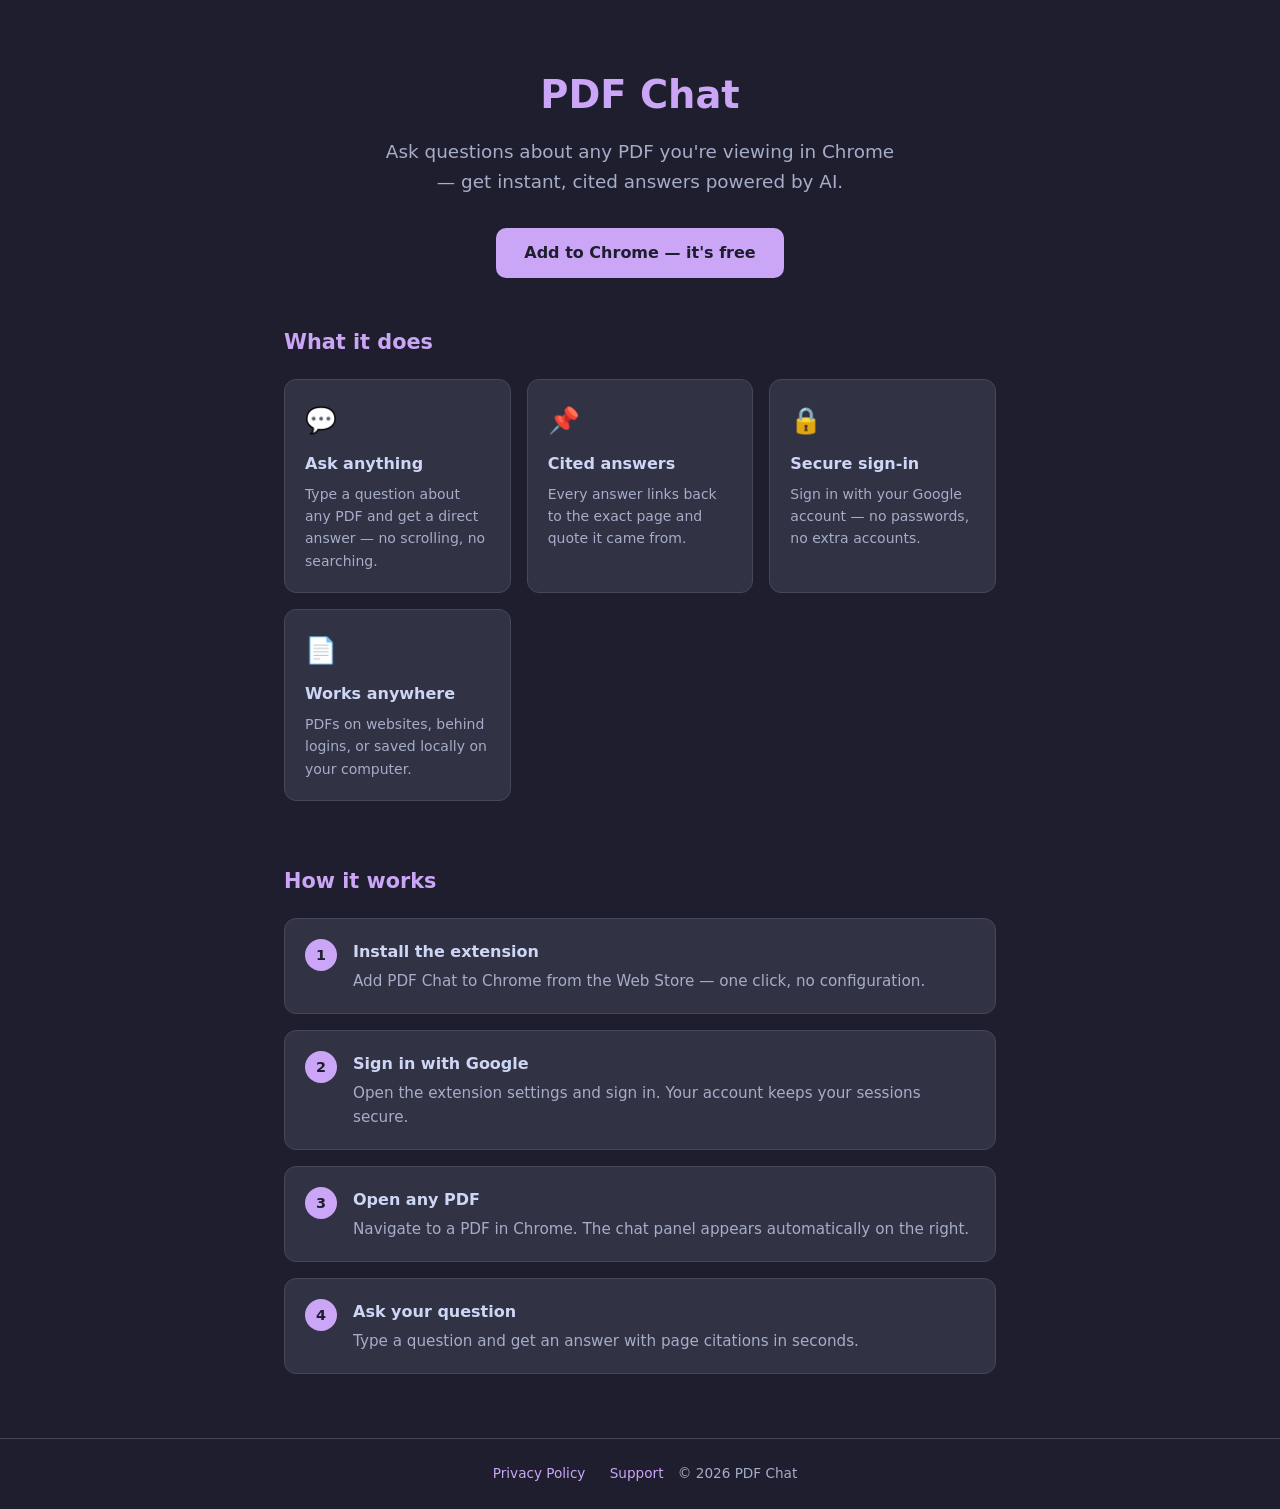
<file: docs/index.html>
<!DOCTYPE html>
<html lang="en">
<head>
  <meta charset="utf-8">
  <meta name="viewport" content="width=device-width, initial-scale=1">
  <title>PDF Chat — Ask questions about any PDF</title>
  <meta name="description" content="PDF Chat is a Chrome extension that lets you ask questions about any PDF you're viewing — powered by AI.">
  <style>
    *, *::before, *::after { box-sizing: border-box; margin: 0; padding: 0; }
    :root {
      --bg: #1e1e2e; --surface: #313244; --border: #45475a;
      --text: #cdd6f4; --subtext: #a6adc8; --accent: #cba6f7;
      --green: #a6e3a1; --red: #f38ba8;
    }
    body { background: var(--bg); color: var(--text); font-family: system-ui, sans-serif; line-height: 1.6; }
    a { color: var(--accent); text-decoration: none; }
    a:hover { text-decoration: underline; }

    header {
      max-width: 760px; margin: 0 auto; padding: 64px 24px 48px;
      text-align: center;
    }
    header h1 { font-size: 2.4rem; color: var(--accent); margin-bottom: 12px; }
    header p { font-size: 1.15rem; color: var(--subtext); max-width: 520px; margin: 0 auto 32px; }
    .cta {
      display: inline-block; background: var(--accent); color: var(--bg);
      font-weight: 700; padding: 12px 28px; border-radius: 10px; font-size: 1rem;
    }
    .cta:hover { background: #b4befe; text-decoration: none; }

    section { max-width: 760px; margin: 0 auto; padding: 0 24px 64px; }
    h2 { font-size: 1.3rem; color: var(--accent); margin-bottom: 20px; }

    .features { display: grid; grid-template-columns: repeat(auto-fit, minmax(210px, 1fr)); gap: 16px; }
    .feature {
      background: var(--surface); border: 1px solid var(--border);
      border-radius: 12px; padding: 20px;
    }
    .feature .icon { font-size: 1.6rem; margin-bottom: 10px; }
    .feature h3 { font-size: 1rem; margin-bottom: 6px; }
    .feature p { font-size: 0.875rem; color: var(--subtext); }

    .steps { counter-reset: step; display: flex; flex-direction: column; gap: 16px; }
    .step {
      display: flex; gap: 16px; align-items: flex-start;
      background: var(--surface); border: 1px solid var(--border); border-radius: 12px; padding: 20px;
    }
    .step::before {
      counter-increment: step; content: counter(step);
      min-width: 32px; height: 32px; border-radius: 50%;
      background: var(--accent); color: var(--bg);
      display: flex; align-items: center; justify-content: center;
      font-weight: 700; font-size: 0.9rem; flex-shrink: 0;
    }
    .step p { color: var(--subtext); font-size: 0.95rem; margin-top: 2px; }
    .step strong { display: block; margin-bottom: 4px; }

    footer {
      border-top: 1px solid var(--border); text-align: center;
      padding: 24px; font-size: 0.85rem; color: var(--subtext);
    }
    footer a { margin: 0 10px; }
  </style>
</head>
<body>

<header>
  <h1>PDF Chat</h1>
  <p>Ask questions about any PDF you're viewing in Chrome — get instant, cited answers powered by AI.</p>
  <a class="cta" href="https://chrome.google.com/webstore" target="_blank" rel="noopener">
    Add to Chrome — it's free
  </a>
</header>

<section>
  <h2>What it does</h2>
  <div class="features">
    <div class="feature">
      <div class="icon">💬</div>
      <h3>Ask anything</h3>
      <p>Type a question about any PDF and get a direct answer — no scrolling, no searching.</p>
    </div>
    <div class="feature">
      <div class="icon">📌</div>
      <h3>Cited answers</h3>
      <p>Every answer links back to the exact page and quote it came from.</p>
    </div>
    <div class="feature">
      <div class="icon">🔒</div>
      <h3>Secure sign-in</h3>
      <p>Sign in with your Google account — no passwords, no extra accounts.</p>
    </div>
    <div class="feature">
      <div class="icon">📄</div>
      <h3>Works anywhere</h3>
      <p>PDFs on websites, behind logins, or saved locally on your computer.</p>
    </div>
  </div>
</section>

<section>
  <h2>How it works</h2>
  <div class="steps">
    <div class="step">
      <div>
        <strong>Install the extension</strong>
        <p>Add PDF Chat to Chrome from the Web Store — one click, no configuration.</p>
      </div>
    </div>
    <div class="step">
      <div>
        <strong>Sign in with Google</strong>
        <p>Open the extension settings and sign in. Your account keeps your sessions secure.</p>
      </div>
    </div>
    <div class="step">
      <div>
        <strong>Open any PDF</strong>
        <p>Navigate to a PDF in Chrome. The chat panel appears automatically on the right.</p>
      </div>
    </div>
    <div class="step">
      <div>
        <strong>Ask your question</strong>
        <p>Type a question and get an answer with page citations in seconds.</p>
      </div>
    </div>
  </div>
</section>

<footer>
  <a href="privacy.html">Privacy Policy</a>
  <a href="support.html">Support</a>
  <span>© 2026 PDF Chat</span>
</footer>

</body>
</html>
</file>
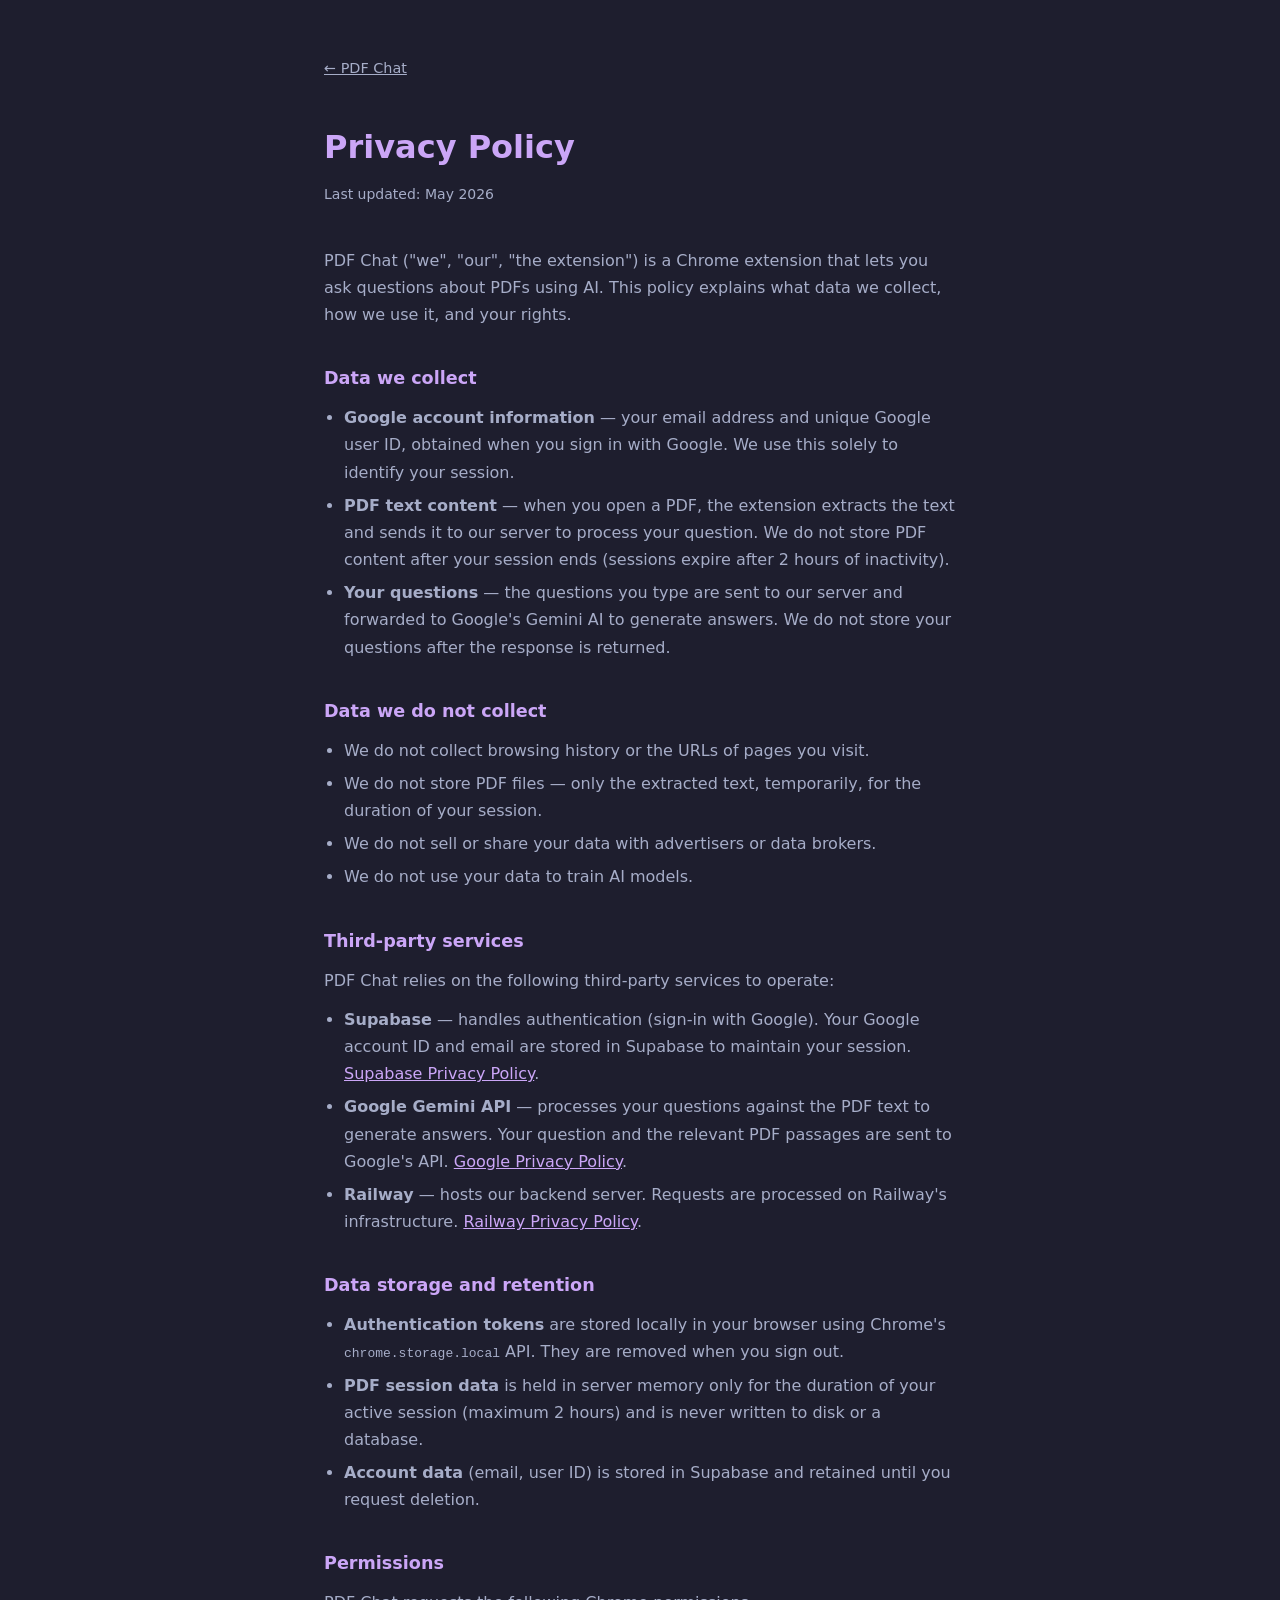
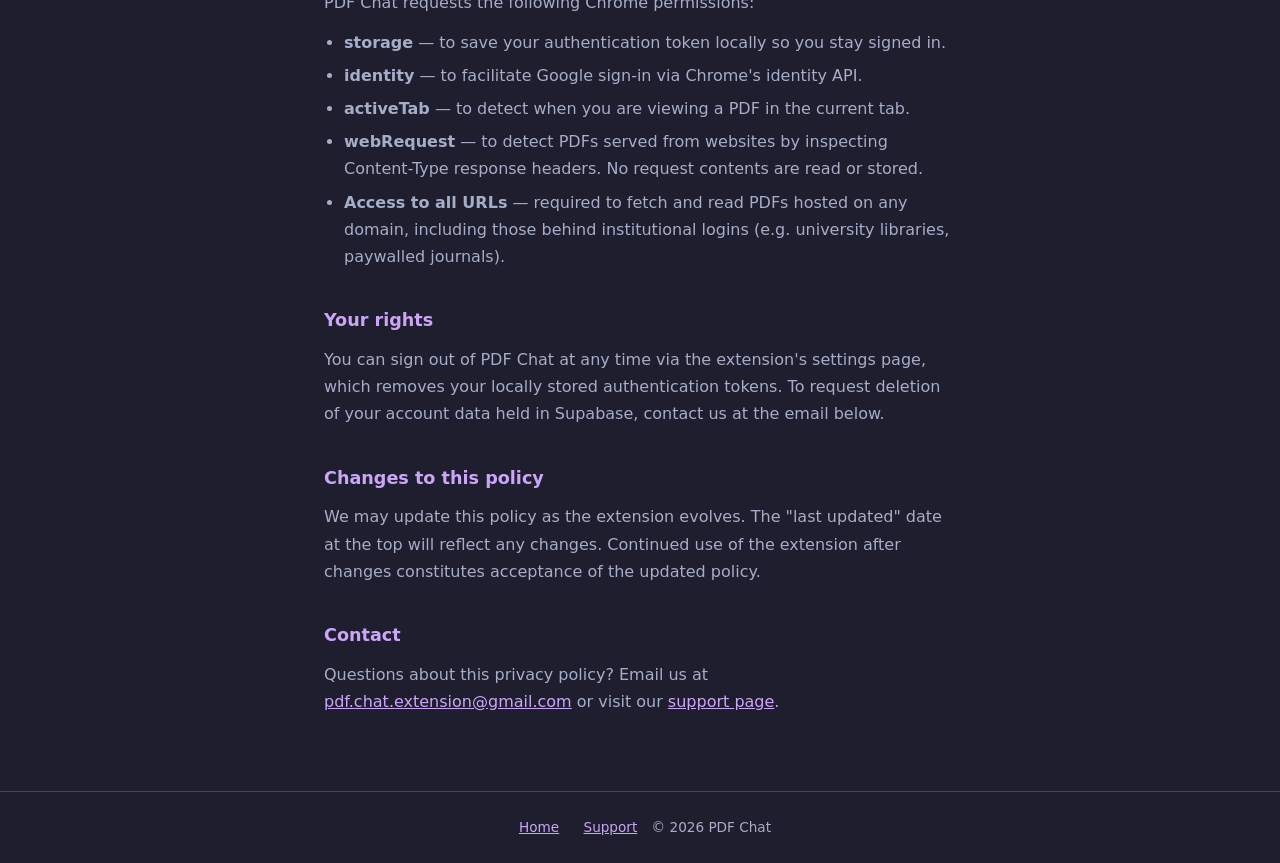
<file: docs/privacy.html>
<!DOCTYPE html>
<html lang="en">
<head>
  <meta charset="utf-8">
  <meta name="viewport" content="width=device-width, initial-scale=1">
  <title>Privacy Policy — PDF Chat</title>
  <style>
    *, *::before, *::after { box-sizing: border-box; margin: 0; padding: 0; }
    :root {
      --bg: #1e1e2e; --surface: #313244; --border: #45475a;
      --text: #cdd6f4; --subtext: #a6adc8; --accent: #cba6f7;
    }
    body { background: var(--bg); color: var(--text); font-family: system-ui, sans-serif; line-height: 1.7; }
    a { color: var(--accent); }
    main { max-width: 680px; margin: 0 auto; padding: 56px 24px 64px; }
    nav { margin-bottom: 40px; font-size: 0.9rem; }
    nav a { color: var(--subtext); }
    h1 { font-size: 2rem; color: var(--accent); margin-bottom: 8px; }
    .updated { color: var(--subtext); font-size: 0.875rem; margin-bottom: 40px; }
    h2 { font-size: 1.1rem; color: var(--accent); margin: 36px 0 10px; }
    p { color: var(--subtext); margin-bottom: 12px; }
    ul { color: var(--subtext); padding-left: 20px; margin-bottom: 12px; }
    li { margin-bottom: 6px; }
    footer {
      border-top: 1px solid var(--border); text-align: center;
      padding: 24px; font-size: 0.85rem; color: var(--subtext);
    }
    footer a { color: var(--accent); margin: 0 10px; }
  </style>
</head>
<body>

<main>
  <nav><a href="index.html">← PDF Chat</a></nav>

  <h1>Privacy Policy</h1>
  <p class="updated">Last updated: May 2026</p>

  <p>PDF Chat ("we", "our", "the extension") is a Chrome extension that lets you ask questions about PDFs using AI. This policy explains what data we collect, how we use it, and your rights.</p>

  <h2>Data we collect</h2>
  <ul>
    <li><strong>Google account information</strong> — your email address and unique Google user ID, obtained when you sign in with Google. We use this solely to identify your session.</li>
    <li><strong>PDF text content</strong> — when you open a PDF, the extension extracts the text and sends it to our server to process your question. We do not store PDF content after your session ends (sessions expire after 2 hours of inactivity).</li>
    <li><strong>Your questions</strong> — the questions you type are sent to our server and forwarded to Google's Gemini AI to generate answers. We do not store your questions after the response is returned.</li>
  </ul>

  <h2>Data we do not collect</h2>
  <ul>
    <li>We do not collect browsing history or the URLs of pages you visit.</li>
    <li>We do not store PDF files — only the extracted text, temporarily, for the duration of your session.</li>
    <li>We do not sell or share your data with advertisers or data brokers.</li>
    <li>We do not use your data to train AI models.</li>
  </ul>

  <h2>Third-party services</h2>
  <p>PDF Chat relies on the following third-party services to operate:</p>
  <ul>
    <li><strong>Supabase</strong> — handles authentication (sign-in with Google). Your Google account ID and email are stored in Supabase to maintain your session. <a href="https://supabase.com/privacy" target="_blank" rel="noopener">Supabase Privacy Policy</a>.</li>
    <li><strong>Google Gemini API</strong> — processes your questions against the PDF text to generate answers. Your question and the relevant PDF passages are sent to Google's API. <a href="https://policies.google.com/privacy" target="_blank" rel="noopener">Google Privacy Policy</a>.</li>
    <li><strong>Railway</strong> — hosts our backend server. Requests are processed on Railway's infrastructure. <a href="https://railway.app/legal/privacy" target="_blank" rel="noopener">Railway Privacy Policy</a>.</li>
  </ul>

  <h2>Data storage and retention</h2>
  <ul>
    <li><strong>Authentication tokens</strong> are stored locally in your browser using Chrome's <code>chrome.storage.local</code> API. They are removed when you sign out.</li>
    <li><strong>PDF session data</strong> is held in server memory only for the duration of your active session (maximum 2 hours) and is never written to disk or a database.</li>
    <li><strong>Account data</strong> (email, user ID) is stored in Supabase and retained until you request deletion.</li>
  </ul>

  <h2>Permissions</h2>
  <p>PDF Chat requests the following Chrome permissions:</p>
  <ul>
    <li><strong>storage</strong> — to save your authentication token locally so you stay signed in.</li>
    <li><strong>identity</strong> — to facilitate Google sign-in via Chrome's identity API.</li>
    <li><strong>activeTab</strong> — to detect when you are viewing a PDF in the current tab.</li>
    <li><strong>webRequest</strong> — to detect PDFs served from websites by inspecting Content-Type response headers. No request contents are read or stored.</li>
    <li><strong>Access to all URLs</strong> — required to fetch and read PDFs hosted on any domain, including those behind institutional logins (e.g. university libraries, paywalled journals).</li>
  </ul>

  <h2>Your rights</h2>
  <p>You can sign out of PDF Chat at any time via the extension's settings page, which removes your locally stored authentication tokens. To request deletion of your account data held in Supabase, contact us at the email below.</p>

  <h2>Changes to this policy</h2>
  <p>We may update this policy as the extension evolves. The "last updated" date at the top will reflect any changes. Continued use of the extension after changes constitutes acceptance of the updated policy.</p>

  <h2>Contact</h2>
  <p>Questions about this privacy policy? Email us at <a href="mailto:pdf.chat.extension@gmail.com">pdf.chat.extension@gmail.com</a> or visit our <a href="support.html">support page</a>.</p>
</main>

<footer>
  <a href="index.html">Home</a>
  <a href="support.html">Support</a>
  <span>© 2026 PDF Chat</span>
</footer>

</body>
</html>
</file>
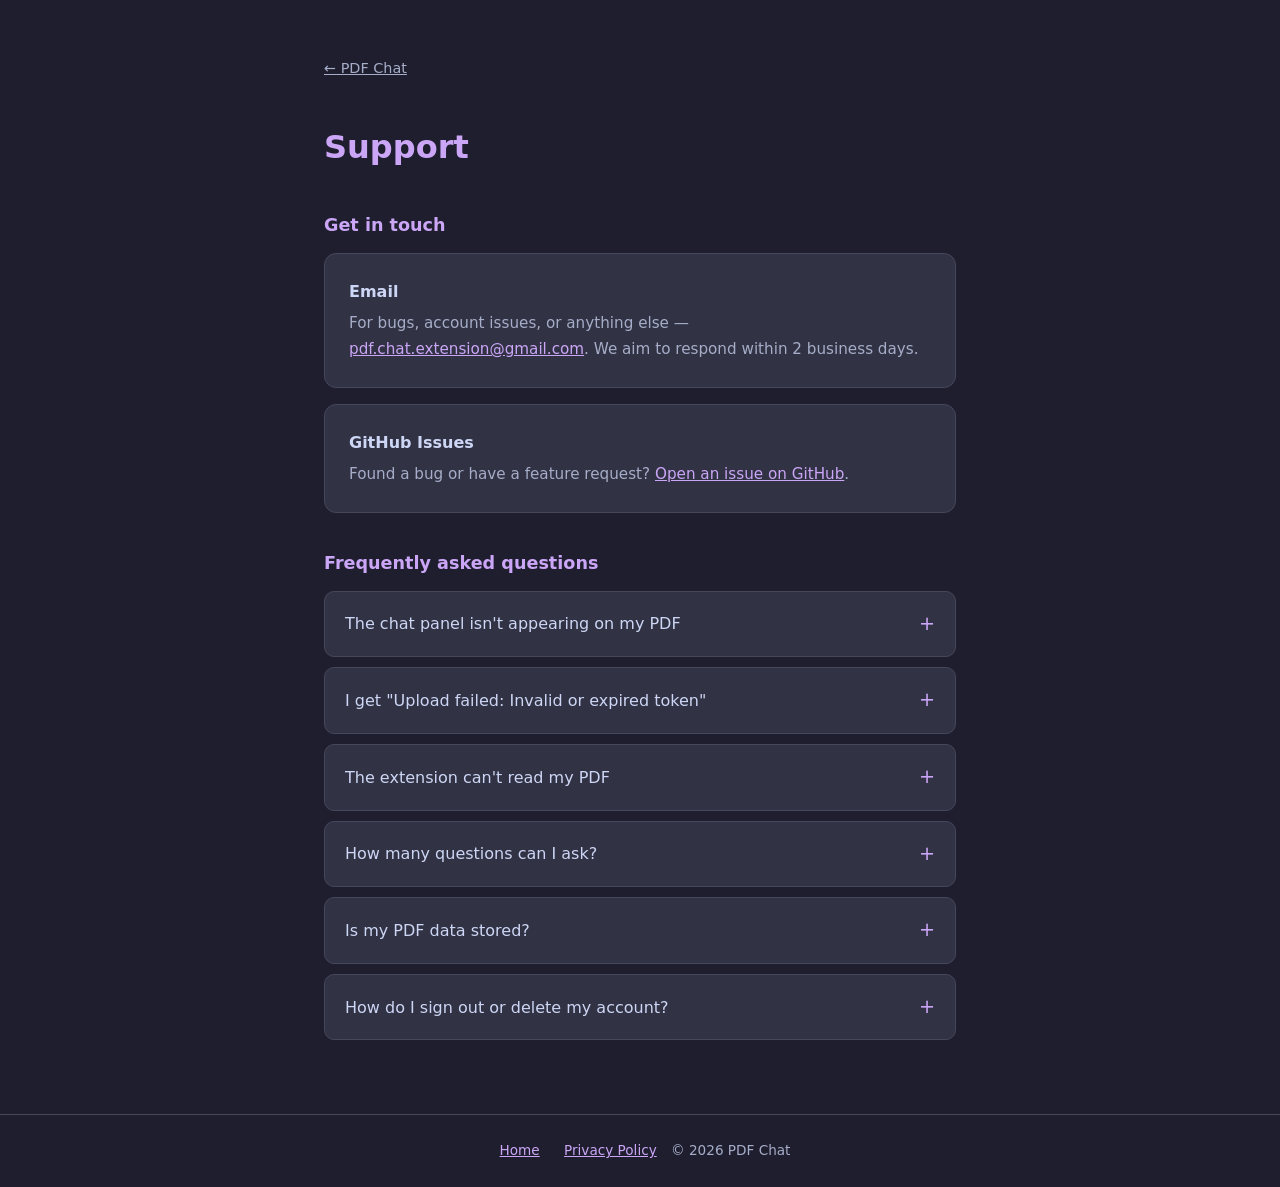
<file: docs/support.html>
<!DOCTYPE html>
<html lang="en">
<head>
  <meta charset="utf-8">
  <meta name="viewport" content="width=device-width, initial-scale=1">
  <title>Support — PDF Chat</title>
  <style>
    *, *::before, *::after { box-sizing: border-box; margin: 0; padding: 0; }
    :root {
      --bg: #1e1e2e; --surface: #313244; --border: #45475a;
      --text: #cdd6f4; --subtext: #a6adc8; --accent: #cba6f7;
      --green: #a6e3a1; --yellow: #f9e2af;
    }
    body { background: var(--bg); color: var(--text); font-family: system-ui, sans-serif; line-height: 1.7; }
    a { color: var(--accent); }
    main { max-width: 680px; margin: 0 auto; padding: 56px 24px 64px; }
    nav { margin-bottom: 40px; font-size: 0.9rem; }
    nav a { color: var(--subtext); }
    h1 { font-size: 2rem; color: var(--accent); margin-bottom: 32px; }
    h2 { font-size: 1.1rem; color: var(--accent); margin: 36px 0 12px; }
    p { color: var(--subtext); margin-bottom: 12px; }

    .contact-card {
      background: var(--surface); border: 1px solid var(--border);
      border-radius: 12px; padding: 24px; margin-bottom: 16px;
    }
    .contact-card h3 { font-size: 1rem; margin-bottom: 6px; }
    .contact-card p { margin: 0; font-size: 0.95rem; }

    details {
      background: var(--surface); border: 1px solid var(--border);
      border-radius: 10px; margin-bottom: 10px; overflow: hidden;
    }
    summary {
      padding: 16px 20px; cursor: pointer; font-weight: 500;
      list-style: none; display: flex; justify-content: space-between; align-items: center;
    }
    summary::-webkit-details-marker { display: none; }
    summary::after { content: '+'; color: var(--accent); font-size: 1.2rem; }
    details[open] summary::after { content: '−'; }
    details[open] summary { border-bottom: 1px solid var(--border); }
    .faq-body { padding: 16px 20px; color: var(--subtext); font-size: 0.95rem; }
    .faq-body p { margin-bottom: 0; }

    footer {
      border-top: 1px solid var(--border); text-align: center;
      padding: 24px; font-size: 0.85rem; color: var(--subtext);
    }
    footer a { color: var(--accent); margin: 0 10px; }
  </style>
</head>
<body>

<main>
  <nav><a href="index.html">← PDF Chat</a></nav>

  <h1>Support</h1>

  <h2>Get in touch</h2>
  <div class="contact-card">
    <h3>Email</h3>
    <p>For bugs, account issues, or anything else — <a href="mailto:pdf.chat.extension@gmail.com">pdf.chat.extension@gmail.com</a>. We aim to respond within 2 business days.</p>
  </div>
  <div class="contact-card">
    <h3>GitHub Issues</h3>
    <p>Found a bug or have a feature request? <a href="https://github.com/pdf-chat/chrome-pdf-chat/issues" target="_blank" rel="noopener">Open an issue on GitHub</a>.</p>
  </div>

  <h2>Frequently asked questions</h2>

  <details>
    <summary>The chat panel isn't appearing on my PDF</summary>
    <div class="faq-body">
      <p>Make sure you're signed in via the extension settings (click the puzzle icon in Chrome's toolbar → PDF Chat → Options). If you're signed in and the panel still doesn't appear, try refreshing the page. Some PDFs embedded inside iframes may take a few seconds to be detected.</p>
    </div>
  </details>

  <details>
    <summary>I get "Upload failed: Invalid or expired token"</summary>
    <div class="faq-body">
      <p>Your session has expired. Open the extension settings, sign out, then sign back in with Google. Sessions last up to 1 hour and are automatically refreshed — if you see this error it means the refresh failed.</p>
    </div>
  </details>

  <details>
    <summary>The extension can't read my PDF</summary>
    <div class="faq-body">
      <p>PDF Chat extracts text from PDFs. It cannot read PDFs that are entirely image-based (scanned documents) or encrypted with a password. If your PDF is image-only, consider running it through an OCR tool first.</p>
    </div>
  </details>

  <details>
    <summary>How many questions can I ask?</summary>
    <div class="faq-body">
      <p>You can ask up to 20 questions per hour. This limit resets automatically. You can also upload up to 10 PDFs per hour.</p>
    </div>
  </details>

  <details>
    <summary>Is my PDF data stored?</summary>
    <div class="faq-body">
      <p>No. PDF text is held in server memory only for the duration of your session (up to 2 hours of inactivity) and is never written to a database or disk. See our <a href="privacy.html">Privacy Policy</a> for full details.</p>
    </div>
  </details>

  <details>
    <summary>How do I sign out or delete my account?</summary>
    <div class="faq-body">
      <p>To sign out, open the extension settings and click "Sign Out". To delete your account and all associated data, email us at <a href="mailto:pdf.chat.extension@gmail.com">pdf.chat.extension@gmail.com</a> with the subject "Delete my account".</p>
    </div>
  </details>

</main>

<footer>
  <a href="index.html">Home</a>
  <a href="privacy.html">Privacy Policy</a>
  <span>© 2026 PDF Chat</span>
</footer>

</body>
</html>
</file>
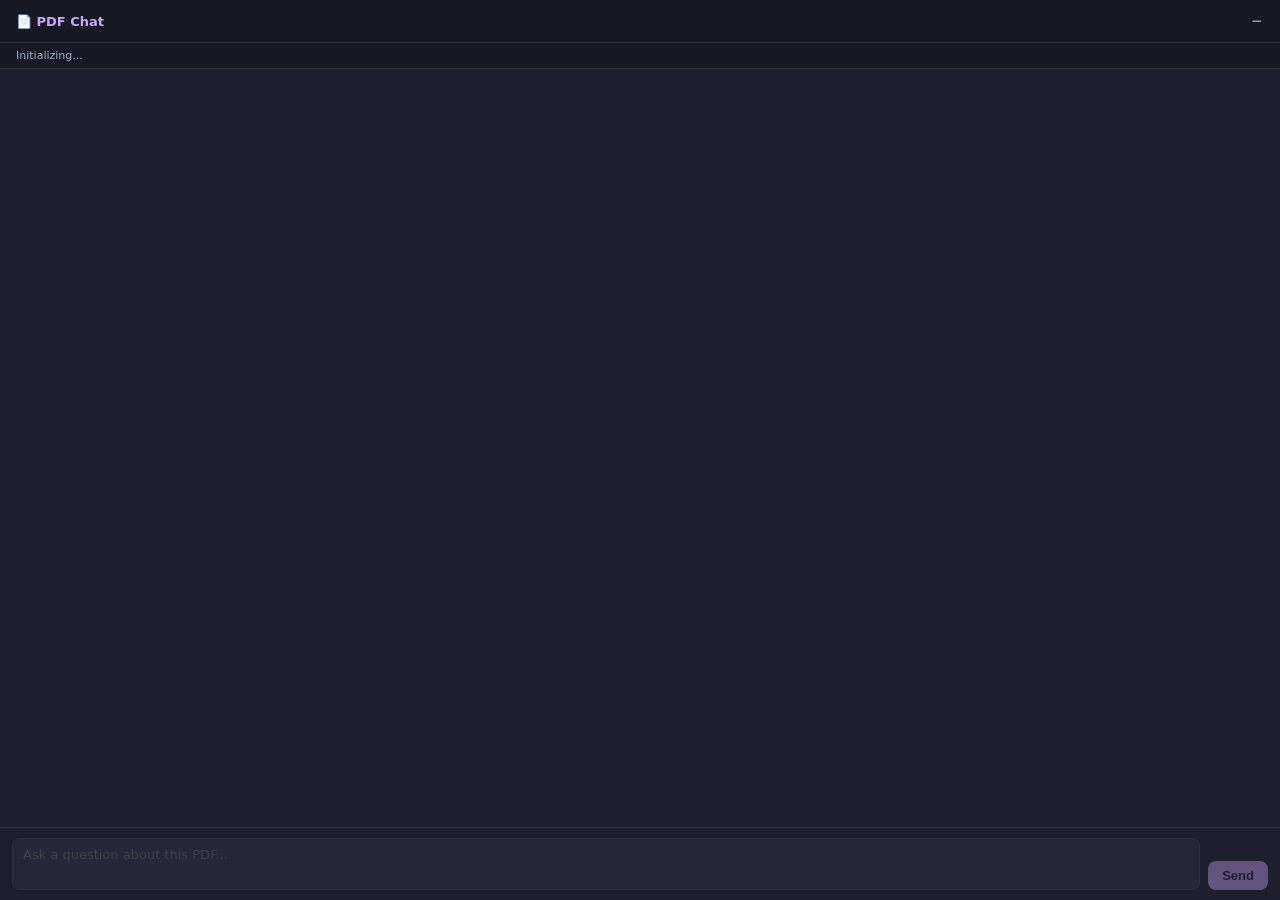
<file: extension/panel/panel.html>
<!DOCTYPE html>
<html>
<head>
  <meta charset="utf-8">
  <link rel="stylesheet" href="panel.css">
</head>
<body>
  <div id="pdf-chat-panel">
    <div id="pdf-chat-header">
      <span id="pdf-chat-title">📄 PDF Chat</span>
      <button id="pdf-chat-toggle" title="Collapse">−</button>
    </div>
    <div id="pdf-chat-body">
      <div id="pdf-chat-status">Initializing...</div>
      <div id="pdf-chat-messages"></div>
      <div id="pdf-chat-input-row">
        <textarea id="pdf-chat-input" placeholder="Ask a question about this PDF..." disabled rows="2"></textarea>
        <button id="pdf-chat-send" disabled>Send</button>
      </div>
    </div>
  </div>
  <script src="panel.js"></script>
</body>
</html>
</file>
<file: extension/panel/panel.css>
* { box-sizing: border-box; margin: 0; padding: 0; }

html, body { width: 100%; height: 100%; background: transparent; overflow: hidden; }

#pdf-chat-panel {
  width: 100%;
  height: 100%;
  background: #1e1e2e;
  font-family: system-ui, sans-serif;
  font-size: 14px;
  color: #cdd6f4;
  display: flex;
  flex-direction: column;
  overflow: hidden;
}

#pdf-chat-panel.collapsed #pdf-chat-body { display: none; }

#pdf-chat-header {
  display: flex;
  align-items: center;
  justify-content: space-between;
  padding: 12px 16px;
  background: #181825;
  user-select: none;
  border-bottom: 1px solid #313244;
  flex-shrink: 0;
}

#pdf-chat-title { font-weight: 600; color: #cba6f7; font-size: 13px; }

#pdf-chat-toggle {
  background: none; border: none; color: #a6adc8;
  cursor: pointer; font-size: 18px; line-height: 1; padding: 0 2px;
}
#pdf-chat-toggle:hover { color: #cdd6f4; }

#pdf-chat-body { display: flex; flex-direction: column; flex: 1; min-height: 0; }

#pdf-chat-status {
  padding: 6px 16px;
  font-size: 11px;
  color: #a6adc8;
  background: #181825;
  border-bottom: 1px solid #313244;
  flex-shrink: 0;
}
#pdf-chat-status.error { color: #f38ba8; }
#pdf-chat-status.ready { color: #a6e3a1; }

#pdf-chat-messages {
  padding: 12px;
  display: flex;
  flex-direction: column;
  gap: 8px;
  flex: 1;
  overflow-y: auto;
  min-height: 0;
}

.message {
  padding: 8px 12px;
  border-radius: 8px;
  line-height: 1.5;
  word-wrap: break-word;
  font-size: 13px;
}
.message.user { background: #313244; align-self: flex-end; max-width: 90%; }
.message.assistant { background: #181825; border: 1px solid #313244; align-self: flex-start; max-width: 95%; }
.message.loading { color: #585b70; font-style: italic; }

.page-badges { display: flex; flex-wrap: wrap; gap: 4px; margin-top: 6px; }

.page-badge {
  background: #1e1e2e;
  border: 1px solid #cba6f7;
  color: #cba6f7;
  border-radius: 10px;
  padding: 1px 8px;
  font-size: 11px;
  cursor: pointer;
}
.page-badge:hover { background: #313244; }
.page-badge.active { background: #cba6f7; color: #1e1e2e; }

.citation-quote {
  display: none;
  margin-top: 6px;
  padding: 6px 10px;
  background: #11111b;
  border-left: 3px solid #cba6f7;
  border-radius: 4px;
  font-size: 12px;
  line-height: 1.6;
  white-space: pre-wrap;
}
.citation-quote.open { display: block; }
.citation-context { color: #6c7086; font-style: italic; }
.citation-highlight { background: #f9e2af; color: #1e1e2e; border-radius: 2px; padding: 0 2px; font-style: normal; font-weight: 600; }

#pdf-chat-input-row {
  display: flex;
  gap: 8px;
  padding: 10px 12px;
  border-top: 1px solid #313244;
  align-items: flex-end;
  flex-shrink: 0;
}

#pdf-chat-input {
  flex: 1;
  background: #313244;
  border: 1px solid #45475a;
  border-radius: 8px;
  color: #cdd6f4;
  padding: 7px 10px;
  font-size: 13px;
  resize: none;
  font-family: inherit;
  line-height: 1.4;
}
#pdf-chat-input:focus { outline: none; border-color: #cba6f7; }
#pdf-chat-input:disabled { opacity: 0.4; }

#pdf-chat-send {
  background: #cba6f7;
  color: #1e1e2e;
  border: none;
  border-radius: 8px;
  padding: 7px 14px;
  font-weight: 700;
  cursor: pointer;
  font-size: 13px;
  white-space: nowrap;
}
#pdf-chat-send:hover:not(:disabled) { background: #b4befe; }
#pdf-chat-send:disabled { opacity: 0.4; cursor: not-allowed; }
</file>
